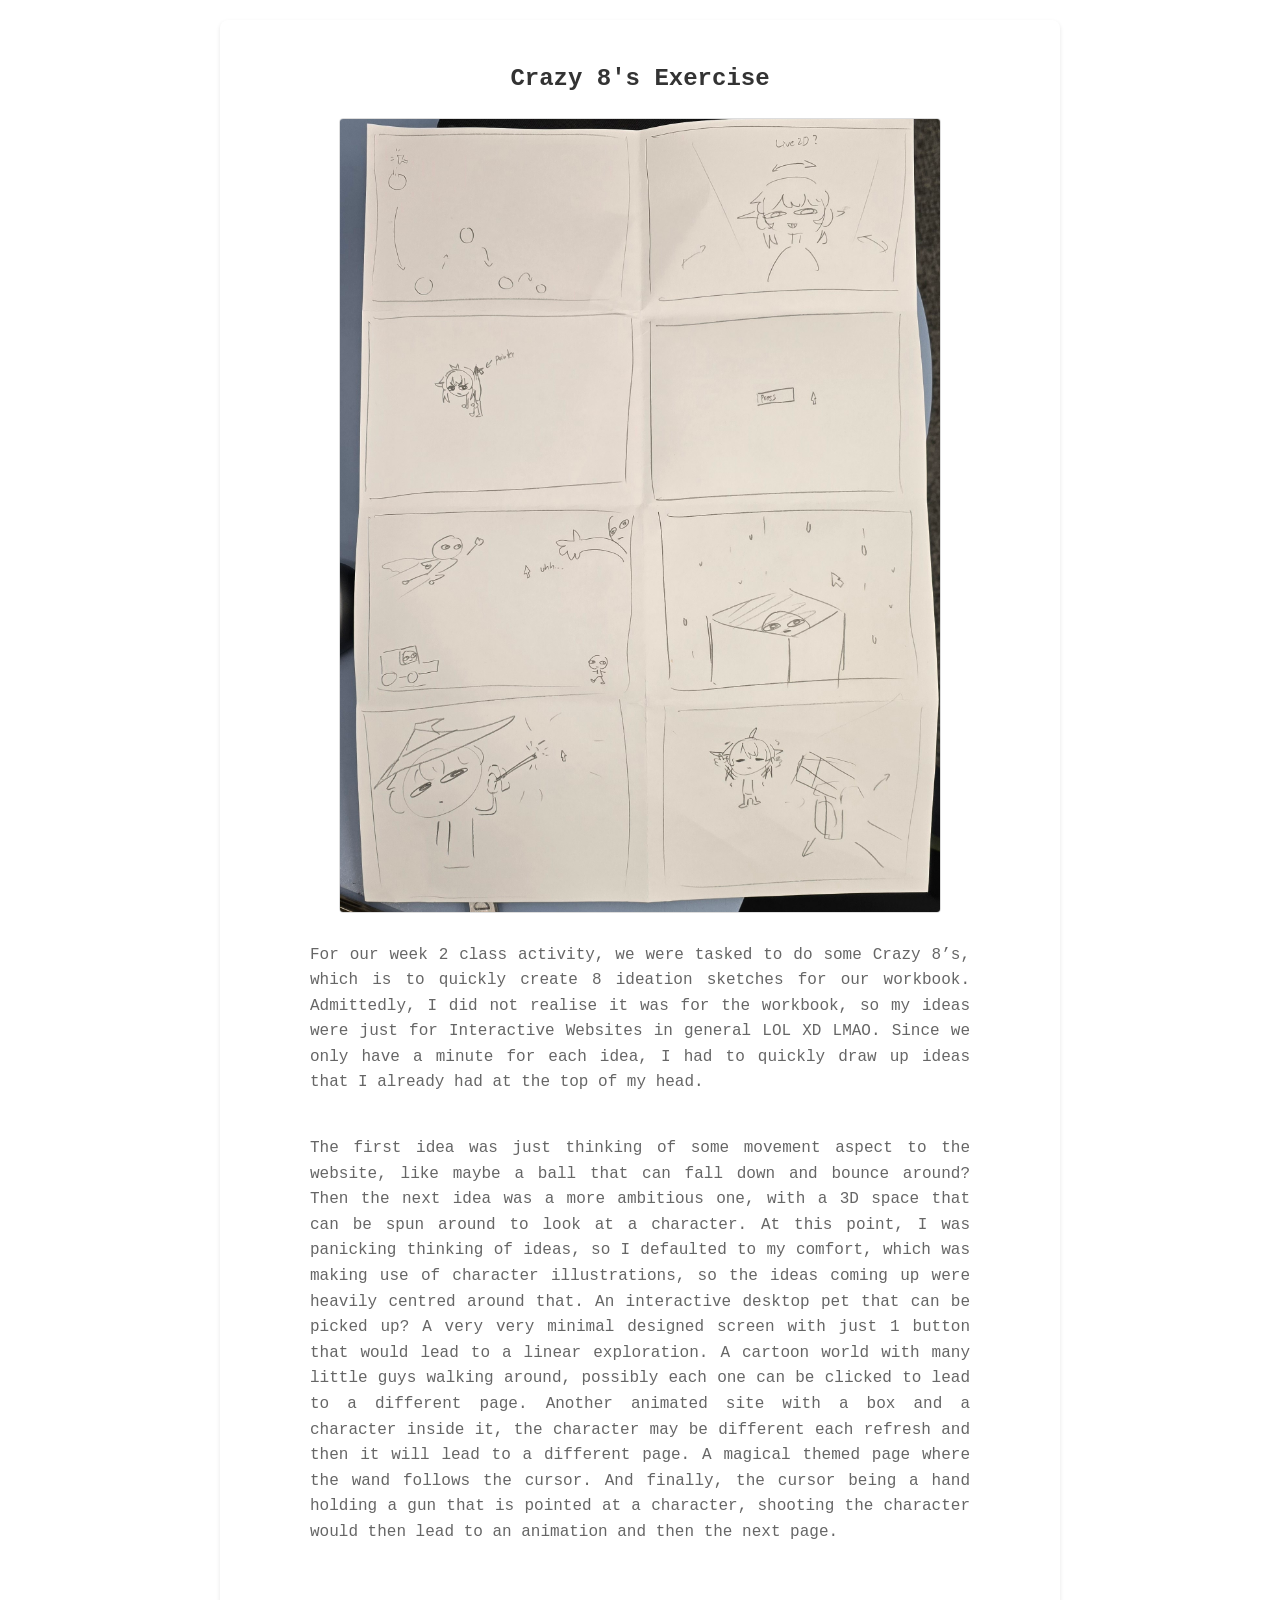
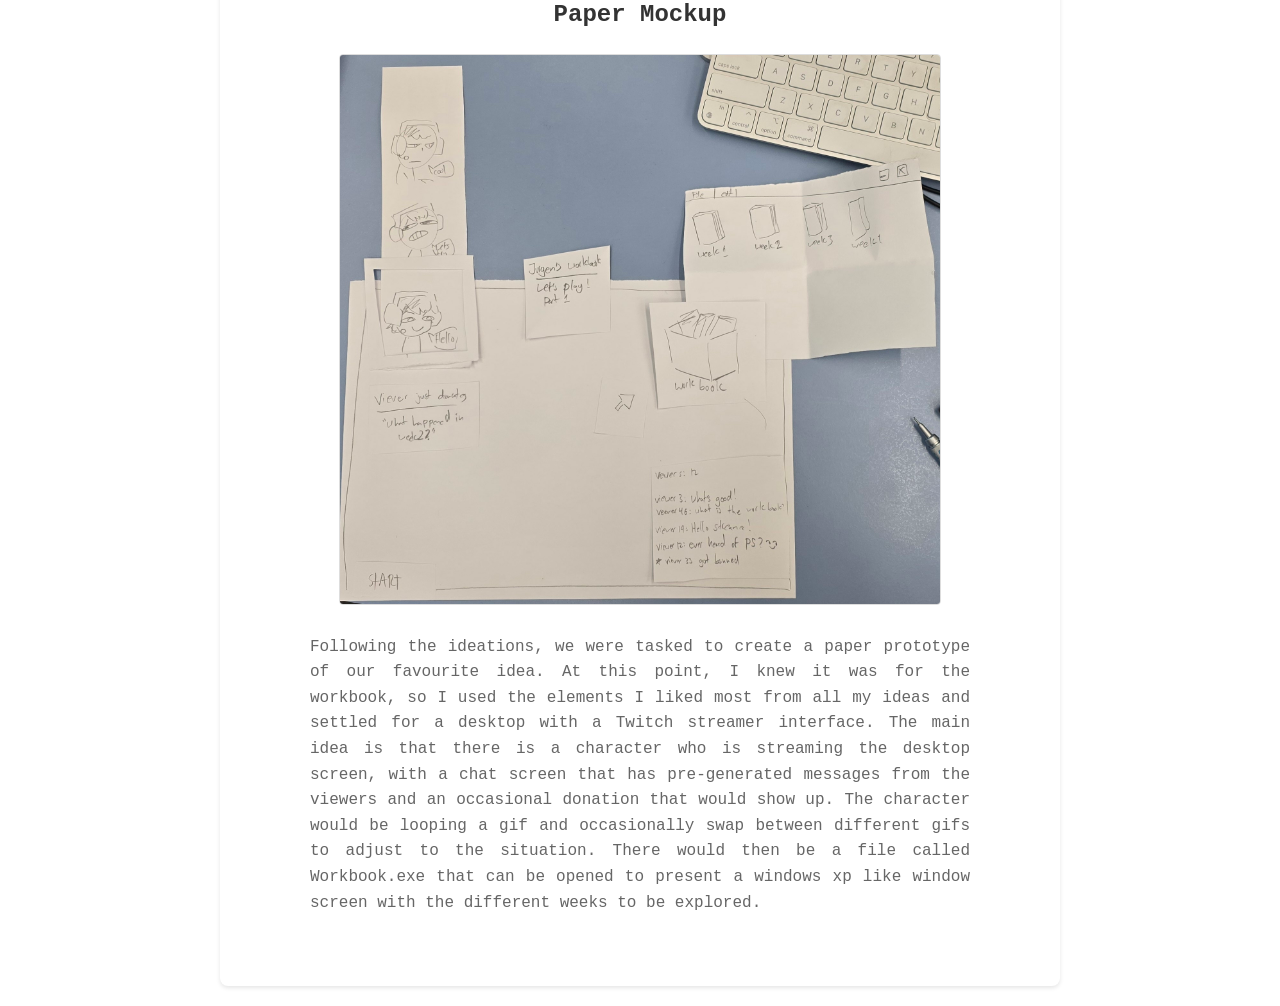
<file: Week_2/INSIDE/crazy8/index.html>
<!DOCTYPE html>
<html lang="en">
<head>
    <meta charset="UTF-8">
    <meta name="viewport" content="width=device-width, initial-scale=1.0">
    <title>Crazy 8's - Ideation Process</title>
    <link rel="stylesheet" href="styles.css">
</head>
<body>
    <div class="container">
        <section class="ideation">
            <h1>Crazy 8's Exercise</h1>
            <img src="../../../IMG/crazy8.jpg" alt="Crazy 8 sketches">
            <p>For our week 2 class activity, we were tasked to do some Crazy 8’s, which is to quickly create 8 ideation sketches for our workbook. Admittedly, I did not realise it was for the workbook, so my ideas were just for Interactive Websites in general LOL XD LMAO. Since we only have a minute for each idea, I had to quickly draw up ideas that I already had at the top of my head. </p>
            <p>The first idea was just thinking of some movement aspect to the website, like maybe a ball that can fall down and bounce around? Then the next idea was a more ambitious one, with a 3D space that can be spun around to look at a character. At this point, I was panicking thinking of ideas, so I defaulted to my comfort, which was making use of character illustrations, so the ideas coming up were heavily centred around that. An interactive desktop pet that can be picked up? A very very minimal designed screen with just 1 button that would lead to a linear exploration. A cartoon world with many little guys walking around, possibly each one can be clicked to lead to a different page. Another animated site with a box and a character inside it, the character may be different each refresh and then it will lead to a different page. A magical themed page where the wand follows the cursor. And finally, the cursor being a hand holding a gun that is pointed at a character, shooting the character would then lead to an animation and then the next page. 
            </p>
        </section>

        <section class="mockup">
            <h2>Paper Mockup</h2>
            <img src="../../../IMG/papermockup.jpg" alt="Paper mockup favourite design">
            <p>Following the ideations, we were tasked to create a paper prototype of our favourite idea. At this point, I knew it was for the workbook, so I used the elements I liked most from all my ideas and settled for a desktop with a Twitch streamer interface. The main idea is that there is a character who is streaming the desktop screen, with a chat screen that has pre-generated messages from the viewers and an occasional donation that would show up. The character would be looping a gif and occasionally swap between different gifs to adjust to the situation. There would then be a file called Workbook.exe that can be opened to present a windows xp like window screen with the different weeks to be explored. </p>
        </section>
    </div>
</body>
</html>
</file>
<file: Week_2/INSIDE/crazy8/styles.css>
body {
    background-image: url("../../../IMG/bgcrazy.png");
    background-repeat: repeat;
    background-size: 200px;
    font-family: 'Consolas', 'Courier New', monospace;
    line-height: 1.6;
    margin: 0;
    padding: 20px;
}

.container {
    max-width: 800px;
    margin: 0 auto;
    background: white;
    padding: 20px;
    border-radius: 8px;
    box-shadow: 0 2px 4px rgba(0,0,0,0.1);
}

section {
    margin-bottom: 40px;
}

h1, h2 {
    color: #333;
    margin-bottom: 20px;
    text-align: center;
}

img {
    width: 100%;
    max-width: 600px;
    height: auto;
    display: block;
    margin: 20px auto;
    border: 1px solid #ddd;
    border-radius: 4px;
}

p {
    color: #666;
    margin: 20px 0;
    text-align: justify;
    padding: 10px 70px;
}
</file>
